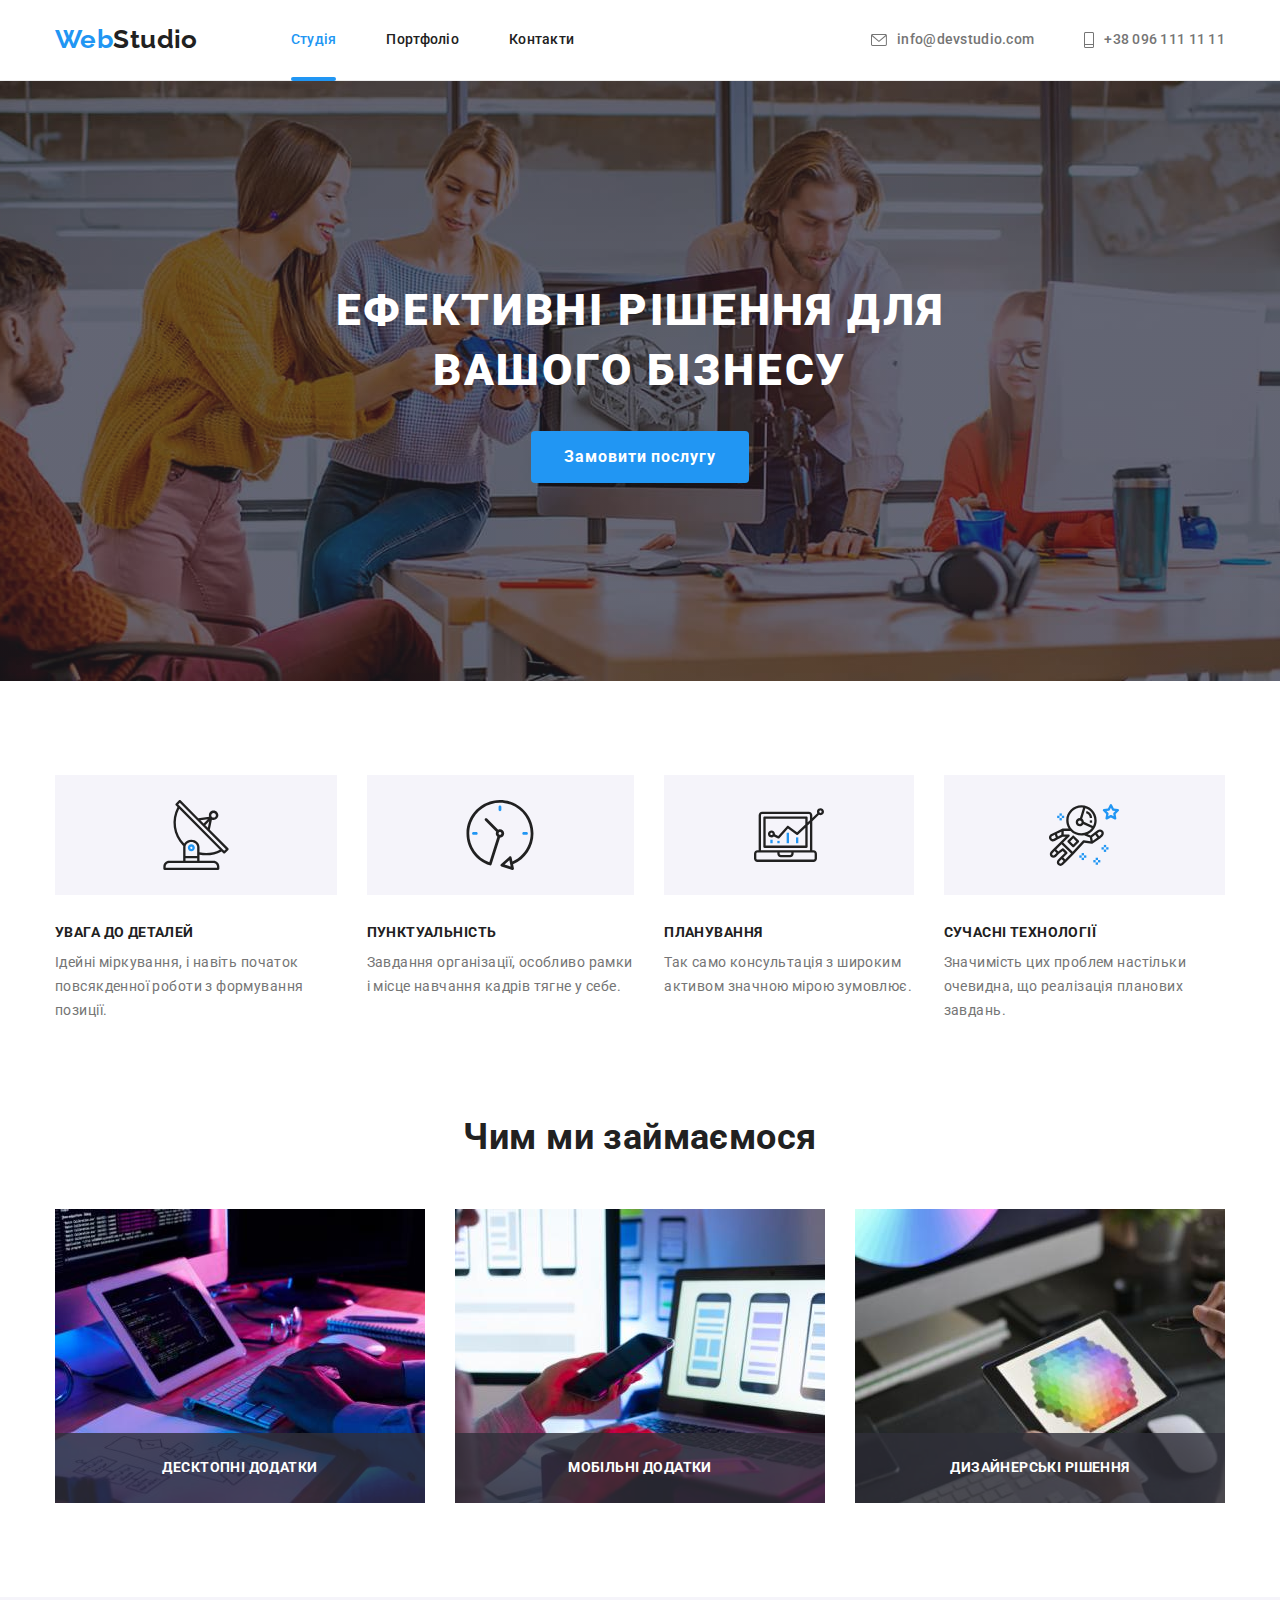
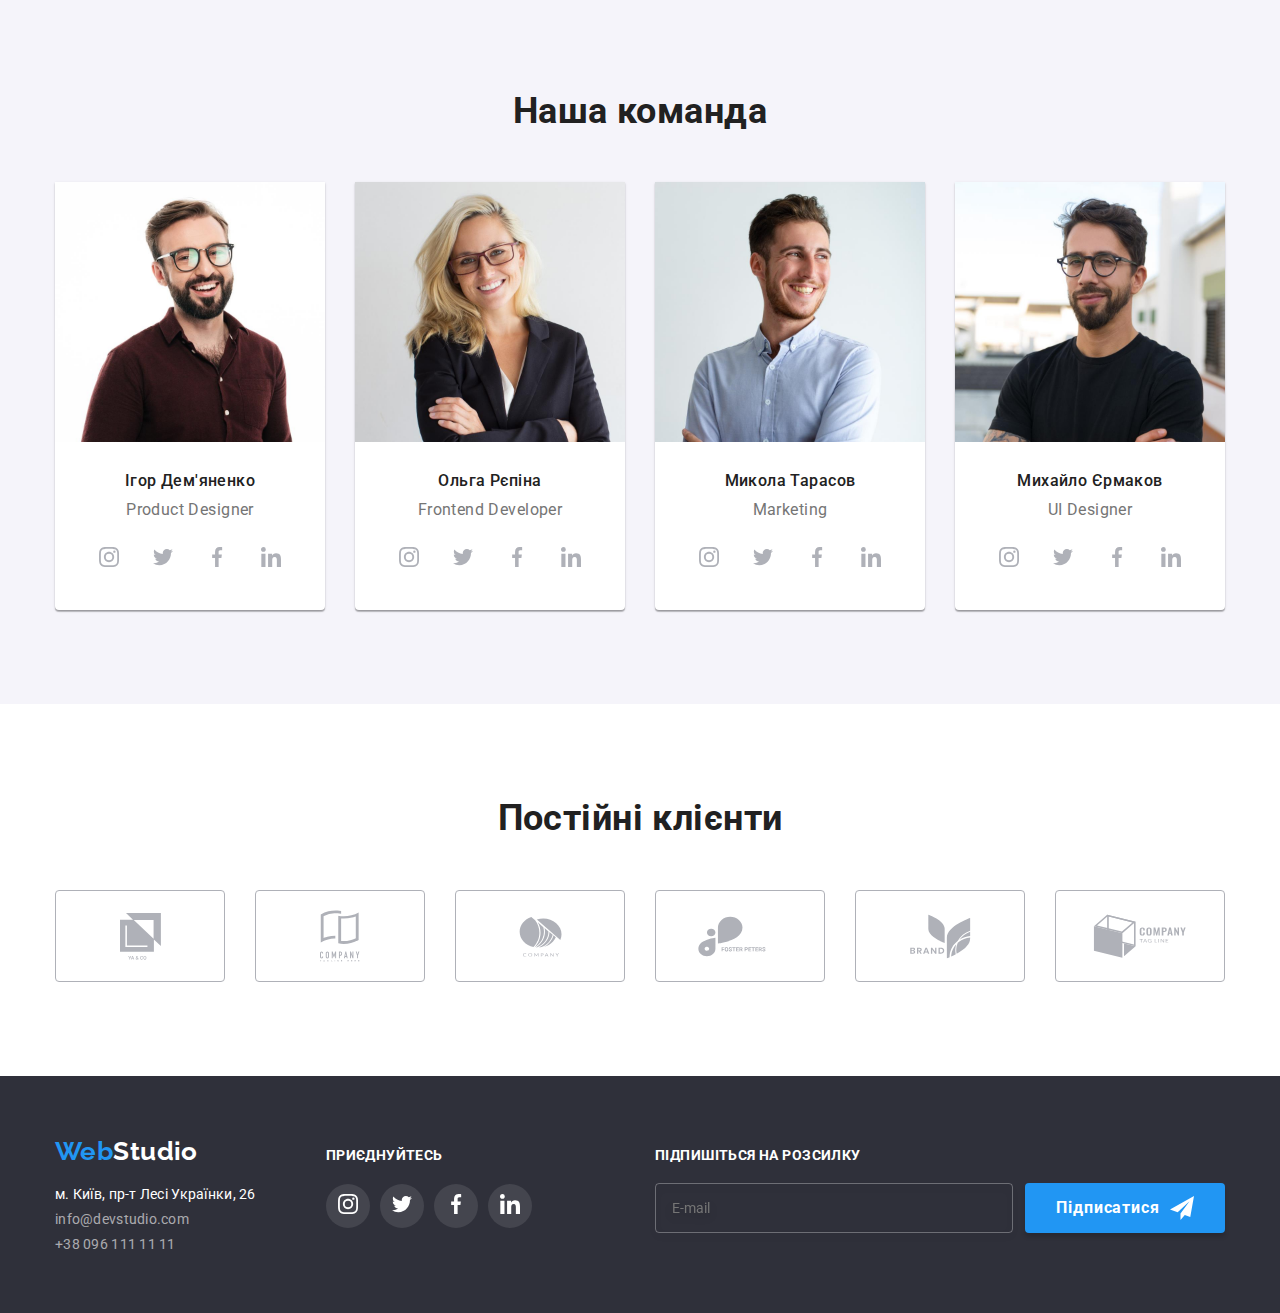
<file: index.html>
<!DOCTYPE html>
<html lang="uk">

<head>
	<meta charset="UTF-8" />
	<meta http-equiv="X-UA-Compatible" content="IE=edge" />
	<meta name="viewport" content="width=device-width, initial-scale=1.0" />
	<title>Студія</title>
	<!-- Подключаем шрифты -->
	<link rel="preconnect" href="https://fonts.googleapis.com">
	<link rel="preconnect" href="https://fonts.gstatic.com" crossorigin>
	<link
		href="https://fonts.googleapis.com/css2?family=Raleway:wght@700&family=Roboto:wght@400;500;700;900&display=swap"
		rel="stylesheet">
	<!-- Подключаем нормализатор CSS -->
	<link rel="stylesheet"
		href="https://cdnjs.cloudflare.com/ajax/libs/modern-normalize/1.1.0/modern-normalize.min.css" />
	<!-- Подключаем свой CSS -->
	<link rel="stylesheet" href="./css/styles.css" />


</head>

<body>
	<header class="header">
		<!-- add navigation -->


		<div class="container main-nav">

			<a href="./index.html" class="logo">Web<span class="logo-head">Studio</span></a>
			<nav>
				<ul class="site-nav">
					<li class="current-link current"><a href="./index.html" class="nav-item current">Студія</a></li>
					<li class="current-link"><a href="./porfolio.html" class="nav-item ">Портфоліо</a></li>
					<li class="current-link"><a href="" class="nav-item">Контакти</a></li>
				</ul>
			</nav>
			<ul class="auth-nav">
				<li class="auth-contact">
					<a href="mailto:info@devstudio.com" class="contant-link">
						<svg class="mail activation-icon" height="10" width="12">
							<use href="./images/symbol-defs.svg#icon-envelope"></use>
						</svg>info@devstudio.com</a>
				</li>
				<li class="auth-contact">
					<a href="tel:+380961111111" class="contant-link">
						<svg class="tel activation-icon" height="10" width="12">
							<use href="./images/symbol-defs.svg#icon-Vector"></use>
						</svg>
						+38 096 111 11 11
					</a>
				</li>
			</ul>

		</div>
	</header>

	<!-- main start -->

	<main>

		<!-- hero -->

		<section class="hero">
			<div class="container">

				<h1 class="hero-title">Ефективні рішення для вашого бізнесу</h1>
				<button data-modal-open class="hero-btn" type="button">Замовити послугу</button>
				<div class="backdrop is-hidden " data-modal>
					<div class="modal">

						<form class="form" name="form">
							<strong class="form-title">Залиште свої дані, ми вам передзвонимо</strong>
							<div class="form-group" role="group">
								<label class="form-label">
									<span class="form-text">Ім'я</span>
									<input class="form-input" type="text" name="user-name" autocomplete="off" required
										minlength="3" />
									<svg class="form-icon" width="18" height="18">
										<use href="./images/symbol-defs.svg#person"></use>
									</svg>
								</label>
								<label class="form-label">
									<span class="form-text">Телефон</span>
									<input class="form-input" type="tel" name="user-phone" autocomplete="off" />
									<svg class="form-icon" width="18" height="18">
										<use href="./images/symbol-defs.svg#phone"></use>
									</svg>
								</label>
								<label class="form-label">
									<span class="form-text">Пошта</span>
									<input class="form-input" type="email" name="user-email" autocomplete="off" />
									<svg class="form-icon" width="18" height="18">
										<use href="./images/symbol-defs.svg#email"></use>
									</svg>
								</label>
								<label class="form-label text-area">
									<span class="form-text">Коментар</span>
									<textarea class="form-message" name="message" rows="5"
										placeholder="Введіть текст"></textarea>
								</label>
								<label class="form-agreement">
									<input class="form-checkbox hide-text" type="checkbox" name="checkbox" />
									<span class="custom-checkbox"></span>
									<span class="form-agreement-text">Погоджуюся з розсилкою та приймаю
										<a class="form-link" href="">Умови договору</a></span>
								</label>
								<button class="form-btn" type="submit">Відправити</button>
							</div>
						</form>


						<button data-modal-close class="close-btn">
							<svg class="close-btn-icon" width="18" height="18">
								<use href="./images/symbol-defs.svg#icon-modal-close"></use>
							</svg>
						</button>
					</div>
				</div>
			</div>
		</section>

		<!-- adv -->

		<section class="advantages section">
			<div class="container advantages">

				<h2 class="hide-text">Переваги</h2>

				<ul class="advantages-list">
					<li class="advantages-list-item">
						<h3 class="advantages-sub-title details">УВАГА ДО ДЕТАЛЕЙ
						</h3>
						<p class="advantages-text">Ідейні міркування, і навіть початок повсякденної роботи з формування
							позиції.
						</p>
					</li>
					<li class="advantages-list-item">
						<h3 class="advantages-sub-title punctuality">ПУНКТУАЛЬНІСТЬ</h3>
						<p class="advantages-text">Завдання організації, особливо рамки і місце навчання кадрів тягне у
							себе.
						</p>
					</li>
					<li class="advantages-list-item">
						<h3 class="advantages-sub-title planning">ПЛАНУВАННЯ</h3>
						<p class="advantages-text">Так само консультація з широким активом значною мірою зумовлює.
						</p>
					</li>
					<li class="advantages-list-item">
						<h3 class="advantages-sub-title technology">СУЧАСНІ ТЕХНОЛОГІЇ
						</h3>
						<p class="advantages-text">Значимість цих проблем настільки очевидна, що реалізація планових
							завдань.
						</p>
					</li>
				</ul>
			</div>
		</section>


		<!-- work -->
		<section class="section work">
			<div class="container ">

				<h2 class="title-h2">Чим ми займаємося</h2>
				<ul class="work-list work">
					<li class="work-item"><img src="./images/img1.jpg" alt="img1" width="370">
						<p class="work-description">
							Десктопні додатки
						</p>
					</li>
					<li class="work-item"><img src="./images/img2.jpg" alt="img2" width="370">
						<p class="work-description">Мобільні додатки</p>
					</li>
					<li class="work-item"><img src="./images/img3.jpg" alt="img3" width="370">
						<p class="work-description">
							Дизайнерські рішення
						</p>
					</li>

				</ul>
			</div>
		</section>

		<!-- team -->
		<section class="team section">
			<div class="container">
				<h2 class="title-h2 team-title">Наша команда</h2>
				<ul class="team-list">
					<li class="team-list-item">
						<img src="./images/team/igor.jpg" alt="Ігор Дем'яненко" width="270" class="team-img">
						<h3 class="team-sub-title">Ігор Дем'яненко</h3>
						<p class="team-text">Product Designer</p>
						<ul class="social">
							<li class="social-item ">
								<a class="social-link" href="" target="_blank" rel="noopener no refferer"
									aria-label="instagram">
									<svg class="social-icon" height="20" width="20">
										<use href="./images/symbol-defs.svg#icon-instagram"></use>
									</svg>
								</a>
							</li>
							<li class="social-item ">
								<a class="social-link" href="" target="_blank" rel="noopener no refferer"
									aria-label="twitter">
									<svg class="social-icon" height="20" width="20">
										<use href="./images/symbol-defs.svg#icon-twitter"></use>
									</svg>
								</a>
							</li>
							<li class="social-item ">
								<a class="social-link" href="" target="_blank" rel="noopener no refferer"
									aria-label="facebook">
									<svg class="social-icon" height="20" width="20">
										<use href="./images/symbol-defs.svg#icon-facebook"></use>
									</svg>
								</a>
							</li>
							<li class="social-item ">
								<a class="social-link" href="" target="_blank" rel="noopener no refferer"
									aria-label="linkedin">
									<svg class="social-icon" height="20" width="20">
										<use href="./images/symbol-defs.svg#icon-linkedin"></use>
									</svg>
								</a>
							</li>
						</ul>


					</li>

					<li class="team-list-item">
						<img src="./images/team/olga.jpg" alt="Ольга Рєпіна" width="270" class="team-img">
						<h3 class="team-sub-title">Ольга Рєпіна</h3>
						<p class="team-text">Frontend Developer</p>
						<ul class="social">
							<li class="social-item ">
								<a class="social-link" href="" target="_blank" rel="noopener no refferer"
									aria-label="instagram">
									<svg class="social-icon" height="20" width="20">
										<use href="./images/symbol-defs.svg#icon-instagram"></use>
									</svg>
								</a>
							</li>
							<li class="social-item ">
								<a class="social-link" href="" target="_blank" rel="noopener no refferer"
									aria-label="twitter">
									<svg class="social-icon" height="20" width="20">
										<use href="./images/symbol-defs.svg#icon-twitter"></use>
									</svg>
								</a>
							</li>
							<li class="social-item ">
								<a class="social-link" href="" target="_blank" rel="noopener no refferer"
									aria-label="facebook">
									<svg class="social-icon" height="20" width="20">
										<use href="./images/symbol-defs.svg#icon-facebook"></use>
									</svg>
								</a>
							</li>
							<li class="social-item ">
								<a class="social-link" href="" target="_blank" rel="noopener no refferer"
									aria-label="linkedin">
									<svg class="social-icon" height="20" width="20">
										<use href="./images/symbol-defs.svg#icon-linkedin"></use>
									</svg>
								</a>
							</li>
						</ul>
					</li>
					<li class="team-list-item">
						<img src="./images/team/nikola.jpg" alt="Микола Тарасов" width="270" class="team-img">
						<h3 class="team-sub-title">Микола Тарасов</h3>
						<p class="team-text">Marketing</p>
						<ul class="social">
							<li class="social-item ">
								<a class="social-link" href="" target="_blank" rel="noopener no refferer"
									aria-label="instagram">
									<svg class="social-icon" height="20" width="20">
										<use href="./images/symbol-defs.svg#icon-instagram"></use>
									</svg>
								</a>
							</li>
							<li class="social-item ">
								<a class="social-link" href="" target="_blank" rel="noopener no refferer"
									aria-label="twitter">
									<svg class="social-icon" height="20" width="20">
										<use href="./images/symbol-defs.svg#icon-twitter"></use>
									</svg>
								</a>
							</li>
							<li class="social-item ">
								<a class="social-link" href="" target="_blank" rel="noopener no refferer"
									aria-label="facebook">
									<svg class="social-icon" height="20" width="20">
										<use href="./images/symbol-defs.svg#icon-facebook"></use>
									</svg>
								</a>
							</li>
							<li class="social-item ">
								<a class="social-link" href="" target="_blank" rel="noopener no refferer"
									aria-label="linkedin">
									<svg class="social-icon" height="20" width="20">
										<use href="./images/symbol-defs.svg#icon-linkedin"></use>
									</svg>
								</a>
							</li>
						</ul>
					</li>
					<li class="team-list-item">
						<img src="./images/team/mihail.jpg" alt="Михайло Єрмаков" width="270" class="team-img">
						<h3 class="team-sub-title">Михайло Єрмаков</h3>
						<p class="team-text">UI Designer</p>
						<ul class="social">
							<li class="social-item ">
								<a class="social-link" href="" target="_blank" rel="noopener no refferer"
									aria-label="instagram">
									<svg class="social-icon" height="20" width="20">
										<use href="./images/symbol-defs.svg#icon-instagram"></use>
									</svg>
								</a>
							</li>
							<li class="social-item ">
								<a class="social-link" href="" target="_blank" rel="noopener no refferer"
									aria-label="twitter">
									<svg class="social-icon" height="20" width="20">
										<use href="./images/symbol-defs.svg#icon-twitter"></use>
									</svg>
								</a>
							</li>
							<li class="social-item ">
								<a class="social-link" href="" target="_blank" rel="noopener no refferer"
									aria-label="facebook">
									<svg class="social-icon" height="20" width="20">
										<use href="./images/symbol-defs.svg#icon-facebook"></use>
									</svg>
								</a>
							</li>
							<li class="social-item ">
								<a class="social-link" href="" target="_blank" rel="noopener no refferer"
									aria-label="linkedin">
									<svg class="social-icon" height="20" width="20">
										<use href="./images/symbol-defs.svg#icon-linkedin"></use>
									</svg>
								</a>
							</li>
						</ul>
					</li>
				</ul>
			</div>
		</section>
		<section class="client section">
			<div class="container">
				<h2 class="client__title">Постійні клієнти</h2>
				<ul class="client__list">
					<li class="client__item">
						<a class="client__link" href="" target="_blank" rel="noopener no refferer"
							aria-label="icon-group">
							<svg class="client__icon" height="47" width="41">
								<use href="./images/symbol-defs.svg#icon-group"></use>
							</svg>
						</a>
					</li>

					<li class="client__item">
						<a class="client__link" href="" target="_blank" rel="noopener no refferer"
							aria-label="icon-group">
							<svg class="client__icon" height="52" width="40">
								<use href="./images/symbol-defs.svg#icon-group-1"></use>
							</svg>
						</a>
					</li>

					<li class="client__item">
						<a class="client__link" href="" target="_blank" rel="noopener no refferer"
							aria-label="icon-group">
							<svg class="client__icon" height="41" width="43">
								<use href="./images/symbol-defs.svg#icon-group-2"></use>
							</svg>
						</a>
					</li>

					<li class="client__item">
						<a class="client__link" href="" target="_blank" rel="noopener no refferer"
							aria-label="icon-group">
							<svg class="client__icon" height="41" width="84">
								<use href="./images/symbol-defs.svg#icon-group-3"></use>
							</svg>
						</a>
					</li>

					<li class="client__item">
						<a class="client__link" href="" target="_blank" rel="noopener no refferer"
							aria-label="icon-group">
							<svg class="client__icon" height="45" width="63">
								<use href="./images/symbol-defs.svg#icon-group-4"></use>
							</svg>
						</a>
					</li>

					<li class="client__item">
						<a class="client__link" href="" target="_blank" rel="noopener no refferer"
							aria-label="icon-group">
							<svg class="client__icon" height="44" width="94">
								<use href="./images/symbol-defs.svg#icon-group-5"></use>
							</svg>
						</a>
					</li>
				</ul>
			</div>
		</section>

	</main>

	<!-- footer -->

	<footer class="footer">
		<div class="container footer-position">
			<div>
				<a href="" class="logo-footer-start">Web<span class="logo-footer-end">Studio</span></a>
				<address class="font-style">
					<ul>
						<li class="adress-color item-footer">м. Київ, пр-т Лесі Українки, 26</li>
						<li class="item-footer"><a href="mailto:info@devstudio.com">info@devstudio.com</a>

						</li>
						<li class="item-footer"><a href="tel:+380961111111">+38 096 111 11 11</a></li>
					</ul>
				</address>
			</div>
			<div class="footer-social">
				<p class="footer-social-titile">приєднуйтесь</p>
				<ul class="footer-social-list">
					<li class="footer-social-item ">
						<a class="footer-social-link" href="" target="_blank" rel="noopener no refferer"
							aria-label="instagram">
							<svg class="social-icon" height="20" width="20">
								<use href="./images/symbol-defs.svg#icon-instagram"></use>
							</svg>
						</a>
					</li>
					<li class="footer-social-item ">
						<a class="footer-social-link" href="" target="_blank" rel="noopener no refferer"
							aria-label="twitter">
							<svg class="social-icon" height="20" width="20">
								<use href="./images/symbol-defs.svg#icon-twitter"></use>
							</svg>
						</a>
					</li>
					<li class="footer-social-item ">
						<a class="footer-social-link" href="" target="_blank" rel="noopener no refferer"
							aria-label="facebook">
							<svg class="social-icon" height="20" width="20">
								<use href="./images/symbol-defs.svg#icon-facebook"></use>
							</svg>
						</a>
					</li>
					<li class="footer-social-item ">
						<a class="footer-social-link" href="" target="_blank" rel="noopener no refferer"
							aria-label="linkedin">
							<svg class="social-icon" height="20" width="20">
								<use href="./images/symbol-defs.svg#icon-linkedin"></use>
							</svg>
						</a>
					</li>
				</ul>
			</div>
			<div class="footer-invite">
				<form class="invite-form">
					<p class="ivnite-title">Підпишіться на розсилку</p>

					<div class="invite-section">
						<input class="invite-input" type="email" name="invite-mail" placeholder="E-mail">
						<button class="invite-btn" type="submit">Підписатися</button>
					</div>
				</form>
			</div>
		</div>



	</footer>

	<script src="./js/modal.js"></script>
</body>
</file>
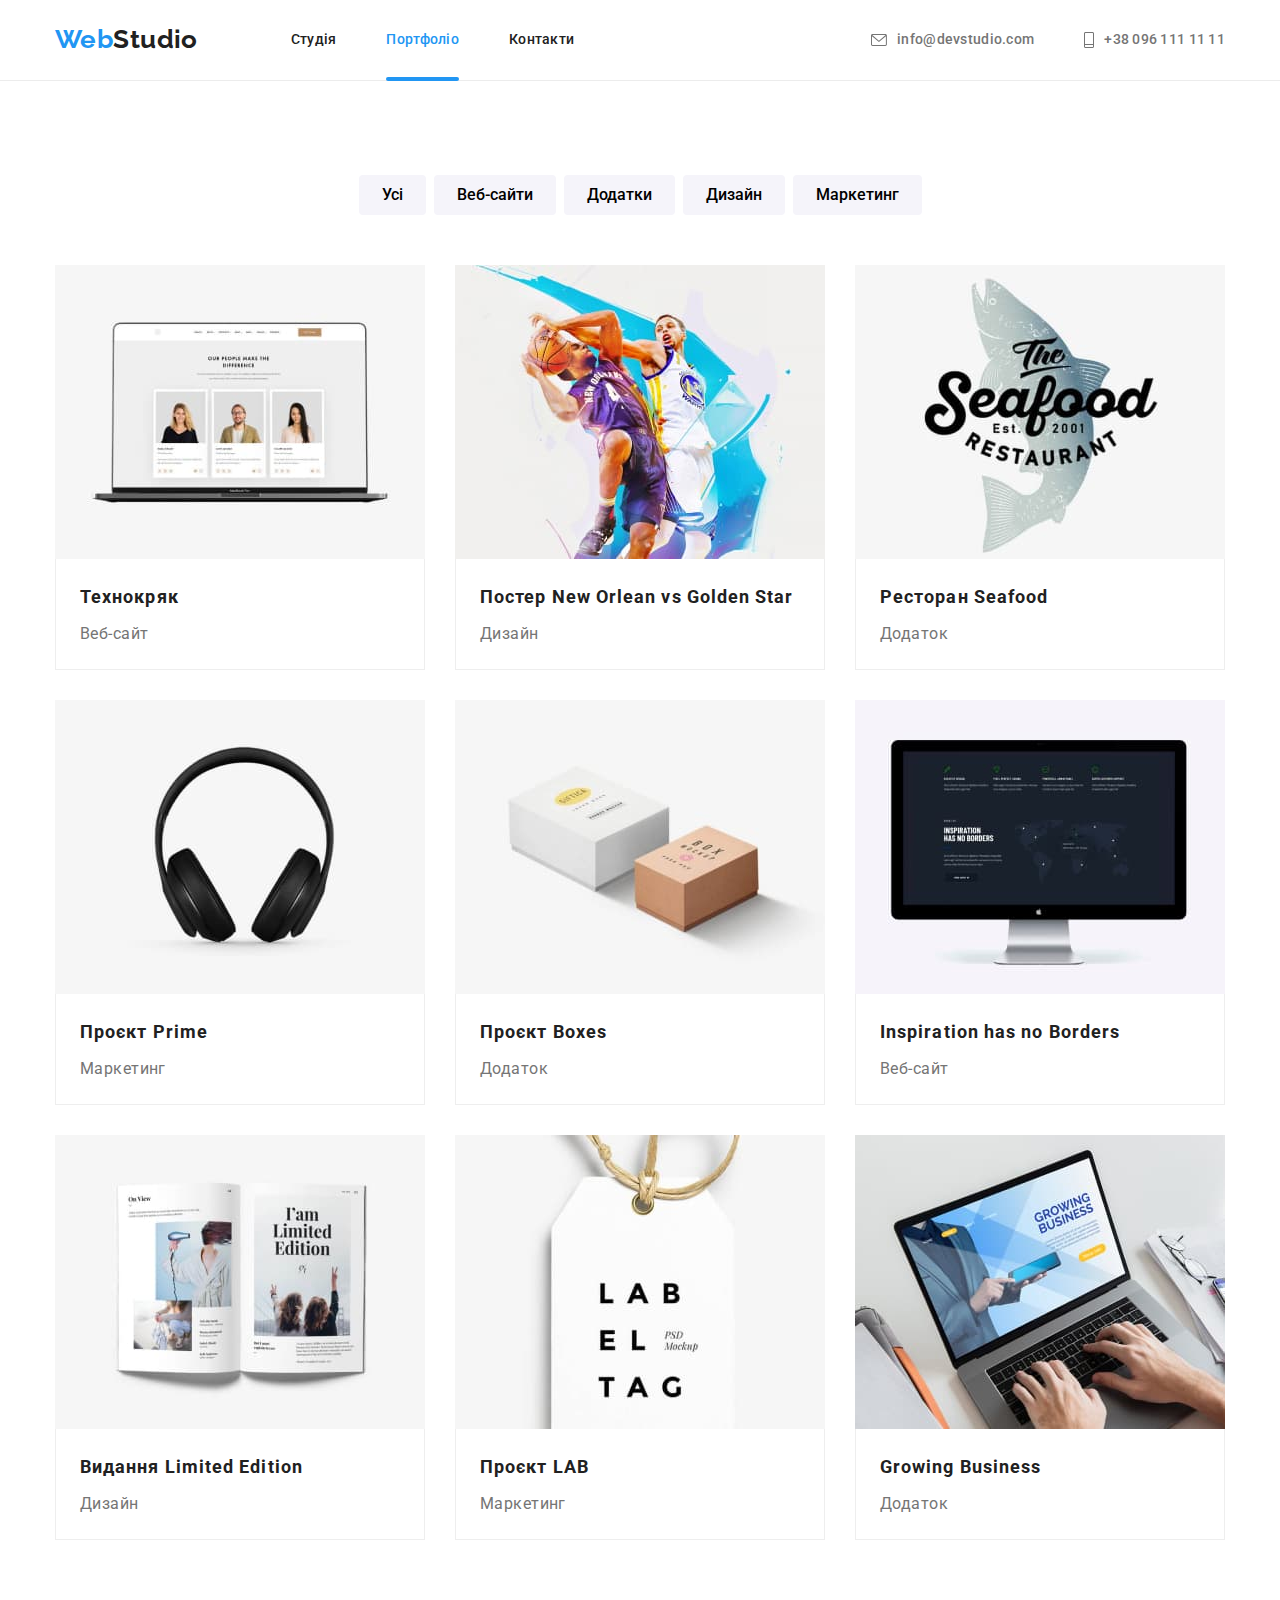
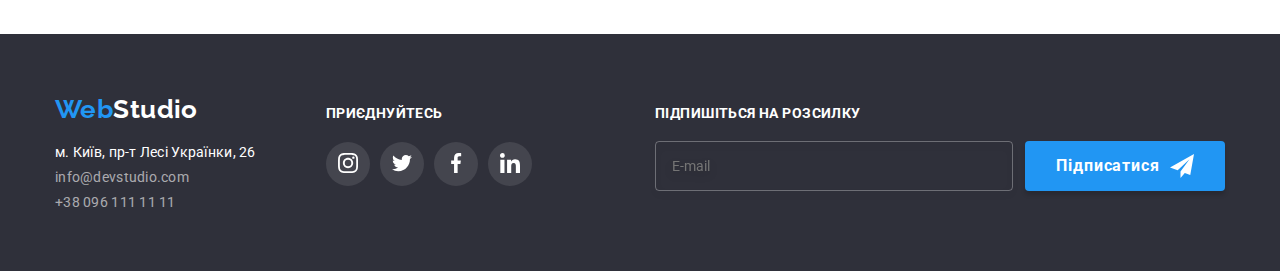
<file: porfolio.html>
<!DOCTYPE html>
<html lang="uk">

<head>
    <meta charset="UTF-8" />
    <meta http-equiv="X-UA-Compatible" content="IE=edge" />
    <meta name="viewport" content="width=device-width, initial-scale=1.0" />
    <title>Студія</title>
    <!-- Подключаем шрифты -->
    <link rel="preconnect" href="https://fonts.googleapis.com">
    <link rel="preconnect" href="https://fonts.gstatic.com" crossorigin>
    <link
        href="https://fonts.googleapis.com/css2?family=Raleway:wght@700&family=Roboto:wght@400;500;700;900&display=swap"
        rel="stylesheet">
    <!-- Подключаем нормализатор CSS -->
    <link rel="stylesheet"
        href="https://cdnjs.cloudflare.com/ajax/libs/modern-normalize/1.1.0/modern-normalize.min.css" />
    <!-- Подключаем свой CSS -->
    <link rel="stylesheet" href="./css/styles.css" />
</head>

<body>
    <header class="header">
        <!-- add navigation -->


        <div class="container main-nav">

            <a href="./index.html" class="logo">Web<span class="logo-head">Studio</span></a>
            <nav>
                <ul class="site-nav">
                    <li class="current-link"><a href="./index.html" class="nav-item ">Студія</a></li>
                    <li class="current-link current"><a href="./porfolio.html" class="nav-item current ">Портфоліо</a>
                    </li>
                    <li class="current-link"><a href="" class="nav-item">Контакти</a></li>
                </ul>
            </nav>
            <ul class="auth-nav">
                <li class="auth-contact">
                    <a href="mailto:info@devstudio.com" class="contant-link">
                        <svg class="mail activation-icon" height="10" width="12">
                            <use href="./images/symbol-defs.svg#icon-envelope"></use>
                        </svg>info@devstudio.com</a>
                </li>
                <li class="auth-contact">
                    <a href="tel:+380961111111" class="contant-link">
                        <svg class="tel activation-icon" height="10" width="12">
                            <use href="./images/symbol-defs.svg#icon-Vector"></use>
                        </svg>
                        +38 096 111 11 11
                    </a>
                </li>
            </ul>

        </div>
    </header>

    <!-- main start -->

    <main>
        <section class="section">
            <div class="container">
                <!-- hide css -->
                <h1 class="hide-text ">Нашi роботи</h1>

                <!-- sub-menu -->
                <ul class="filter-list">
                    <li><button class="button">Усі</button></li>
                    <li><button class="button">Веб-сайти</button></li>
                    <li><button class="button">Додатки</button></li>
                    <li><button class="button">Дизайн</button></li>
                    <li><button class="button">Маркетинг</button></li>
                </ul>

                <!-- cards -->

                <ul class="cards">
                    <li class="cards-item">
                        <a href="" class="cards-link">
                            <div class="cards-thumb">
                                <img src="./images/portfolio/img1.jpg" alt="img1" width="370">
                                <div class="overlay">
                                    <p class="cards-description"> Ресурс пропонує комплексні пропозиції з різним рівнем
                                        функціоналу та сервісів.
                                        Все це дозволить відвідувачу отримати
                                        вичерпні відомості про компанію чи приватну особу</p>
                                </div>
                            </div>
                            <div class="cards-border">
                                <h2 class="card-item-title">Технокряк</h2>
                                <p class="card-item-text">Веб-сайт</p>

                            </div>
                        </a>

                    </li>
                    <li class="cards-item">
                        <a href="" class="cards-link">
                            <div class="cards-thumb">
                                <img src="./images/portfolio/img2.jpg" alt="img2" width="370">
                                <div class="overlay">
                                    <p class="cards-description"> Ресурс пропонує комплексні пропозиції з різним рівнем
                                        функціоналу та сервісів.
                                        Все це дозволить відвідувачу отримати
                                        вичерпні відомості про компанію чи приватну особу</p>
                                </div>
                            </div>
                            <div class="cards-border">
                                <h2 class="card-item-title">Постер New Orlean vs Golden Star</h2>
                                <p class="card-item-text">Дизайн</p>
                            </div>

                        </a>

                    </li>
                    <li class="cards-item">
                        <a href="" class="cards-link">
                            <div class="cards-thumb">

                                <img src="./images/portfolio/img3.jpg" alt="img3" width="370">
                                <div class="overlay">
                                    <p class="cards-description"> Ресурс пропонує комплексні пропозиції з різним рівнем
                                        функціоналу та сервісів.
                                        Все це дозволить відвідувачу отримати
                                        вичерпні відомості про компанію чи приватну особу</p>
                                </div>

                            </div>
                            <div class="cards-border">
                                <h2 class="card-item-title">Ресторан Seafood</h2>
                                <p class="card-item-text">Додаток</p>
                            </div>
                        </a>

                    </li>
                    <li class="cards-item">
                        <a href="" class="cards-link">
                            <div class="cards-thumb">
                                <img src="./images/portfolio/img4.jpg" alt="img4" width="370">

                                <div class="overlay">
                                    <p class="cards-description"> Ресурс пропонує комплексні пропозиції з різним рівнем
                                        функціоналу та сервісів.
                                        Все це дозволить відвідувачу отримати
                                        вичерпні відомості про компанію чи приватну особу</p>
                                </div>

                            </div>
                            <div class="cards-border">
                                <h2 class="card-item-title">Проєкт Prime</h2>
                                <p class="card-item-text">Маркетинг
                                </p>
                            </div>
                        </a>
                    </li>
                    <li class="cards-item">
                        <a href="" class="cards-link">
                            <div class="cards-thumb">
                                <img src="./images/portfolio/img5.jpg" alt="img5" width="370">

                                <div class="overlay">
                                    <p class="cards-description"> Ресурс пропонує комплексні пропозиції з різним рівнем
                                        функціоналу та сервісів.
                                        Все це дозволить відвідувачу отримати
                                        вичерпні відомості про компанію чи приватну особу</p>
                                </div>
                            </div>
                            <div class="cards-border">
                                <h2 class="card-item-title">Проєкт Boxes</h2>
                                <p class="card-item-text">Додаток</p>
                            </div>
                        </a>

                    </li>
                    <li class="cards-item">
                        <a href="" class="cards-link">
                            <div class="cards-thumb">
                                <img src="./images/portfolio/img6.jpg" alt="img6" width="370">

                                <div class="overlay">
                                    <p class="cards-description"> Ресурс пропонує комплексні пропозиції з різним рівнем
                                        функціоналу та сервісів.
                                        Все це дозволить відвідувачу отримати
                                        вичерпні відомості про компанію чи приватну особу</p>
                                </div>
                            </div>

                            <div class="cards-border">
                                <h2 class="card-item-title">Inspiration has no Borders</h2>
                                <p class="card-item-text">Веб-сайт</p>
                            </div>
                        </a>

                    </li>
                    <li class="cards-item">
                        <a href="" class="cards-link">
                            <div class="cards-thumb">
                                <img src="./images/portfolio/img7.jpg" alt="img7" width="370">
                                <div class="overlay">
                                    <p class="cards-description"> Ресурс пропонує комплексні пропозиції з різним рівнем
                                        функціоналу та сервісів.
                                        Все це дозволить відвідувачу отримати
                                        вичерпні відомості про компанію чи приватну особу</p>
                                </div>
                            </div>

                            <div class="cards-border">
                                <h2 class="card-item-title">Видання Limited Edition</h2>
                                <p class="card-item-text">Дизайн</p>
                            </div>
                        </a>

                    </li>
                    <li class="cards-item">
                        <a href="" class="cards-link">
                            <div class="cards-thumb">

                                <img src="./images/portfolio/img8.jpg" alt="img8" width="370">
                                <div class="overlay">
                                    <p class="cards-description"> Ресурс пропонує комплексні пропозиції з різним рівнем
                                        функціоналу та сервісів.
                                        Все це дозволить відвідувачу отримати
                                        вичерпні відомості про компанію чи приватну особу</p>
                                </div>
                            </div>
                            <div class="cards-border">
                                <h2 class="card-item-title">Проєкт LAB</h2>
                                <p class="card-item-text">Маркетинг
                                </p>
                            </div>
                        </a>

                    </li>
                    <li class="cards-item">
                        <a href="" class="cards-link">

                            <div class="cards-thumb">
                                <img src="./images/portfolio/img9.jpg" alt="img9" width="370">

                                <div class="overlay">
                                    <p class="cards-description"> Ресурс пропонує комплексні пропозиції з різним рівнем
                                        функціоналу та сервісів.
                                        Все це дозволить відвідувачу отримати
                                        вичерпні відомості про компанію чи приватну особу</p>
                                </div>
                            </div>
                            <div class="cards-border">
                                <h2 class="card-item-title">Growing Business</h2>
                                <p class="card-item-text">Додаток</p>
                            </div>
                        </a>

                    </li>
                </ul>
            </div>
        </section>



    </main>

    <!-- footer -->
    <footer class="footer">
        <div class="container footer-position">
            <div>
                <a href="" class="logo-footer-start">Web<span class="logo-footer-end">Studio</span></a>
                <address class="font-style">
                    <ul>
                        <li class="adress-color item-footer">м. Київ, пр-т Лесі Українки, 26</li>
                        <li class="item-footer"><a href="mailto:info@devstudio.com">info@devstudio.com</a>

                        </li>
                        <li class="item-footer"><a href="tel:+380961111111">+38 096 111 11 11</a></li>
                    </ul>
                </address>
            </div>
            <div class="footer-social">
                <p class="footer-social-titile">приєднуйтесь</p>
                <ul class="footer-social-list">
                    <li class="footer-social-item ">
                        <a class="footer-social-link" href="" target="_blank" rel="noopener no refferer"
                            aria-label="instagram">
                            <svg class="social-icon" height="20" width="20">
                                <use href="./images/symbol-defs.svg#icon-instagram"></use>
                            </svg>
                        </a>
                    </li>
                    <li class="footer-social-item ">
                        <a class="footer-social-link" href="" target="_blank" rel="noopener no refferer"
                            aria-label="twitter">
                            <svg class="social-icon" height="20" width="20">
                                <use href="./images/symbol-defs.svg#icon-twitter"></use>
                            </svg>
                        </a>
                    </li>
                    <li class="footer-social-item ">
                        <a class="footer-social-link" href="" target="_blank" rel="noopener no refferer"
                            aria-label="facebook">
                            <svg class="social-icon" height="20" width="20">
                                <use href="./images/symbol-defs.svg#icon-facebook"></use>
                            </svg>
                        </a>
                    </li>
                    <li class="footer-social-item ">
                        <a class="footer-social-link" href="" target="_blank" rel="noopener no refferer"
                            aria-label="linkedin">
                            <svg class="social-icon" height="20" width="20">
                                <use href="./images/symbol-defs.svg#icon-linkedin"></use>
                            </svg>
                        </a>
                    </li>
                </ul>
            </div>
            <div class="footer-invite">
                <form class="invite-form">
                    <p class="ivnite-title">Підпишіться на розсилку</p>

                    <div class="invite-section">
                        <input class="invite-input" type="email" name="invite-mail" placeholder="E-mail">
                        <button class="invite-btn" type="submit">Підписатися</button>
                    </div>
                </form>
            </div>
        </div>



    </footer>



</body>
</file>
<file: css/styles.css>
/* custom properties */
:root {
  --primary-text-color: #212121;
  --secondary-text-color: #757575;
  --activation-color: #2196f3;
  --activation-color-rgba90: rgba(33, 150, 243, 0.9);
  --white-text-color: #ffffff;
  --white-bcg-color: #ffffff;
  --secondary-background-color: #f5f4fa;
  --footer-color-bg: #2f303a;
  --block-spacing: 94px;
  --social-icon-color: #afb1b8;
}
/* utilities */
ul {
  list-style: none;
}
h1,
h2,
h3,
ul,
p {
  padding: 0;
  margin: 0;
}
a {
  text-decoration: none;
  color: currentColor;
}
img {
  display: block;
  max-width: 100%;
  height: auto;
}
.hide-text {
  position: absolute;
  width: 1px;
  height: 1px;
  margin: -1px;
  border: 0;
  padding: 0;
  white-space: nowrap;
  clip-path: inset(100%);
  clip: rect(0 0 0 0);
  overflow: hidden;
}

/* page */
body {
  color: var(--primary-text-color);
  background-color: rgba(255, 255, 255, 1);
  font-family: Roboto, sans-serif;
  font-size: 14px;
  font-style: normal;
  letter-spacing: 0.03em;
}

/* container */
.header {
  border-bottom: 1px solid #ececec;
}
.section {
  padding-top: 94px;
  padding-bottom: 94px;
}
.container {
  width: 1200px;
  margin-left: auto;
  margin-right: auto;
  padding-left: 15px;
  padding-right: 15px;
}
/* main navi */
.main-nav {
  display: flex;
}
/* logo */
.logo {
  display: block;
  color: var(--activation-color);
  text-decoration: none;
  font-family: "Raleway";
  font-weight: 700;
  font-size: 26px;
  line-height: 1.19;

  padding-top: 24px;
  margin-right: 93px;
}

.logo-head {
  color: rgba(33, 33, 33, 1);
}
.nav-item {
  position: relative;
  display: block;
  color: var(--primary-text-color);
  font-weight: 500;
  font-size: 14px;
  line-height: 1.14;
  letter-spacing: 0.02em;

  padding-top: 32px;
  padding-bottom: 32px;
  transition-property: color;
  transition-duration: 250ms;
  transition-timing-function: cubic-bezier(0.4, 0, 0.2, 1);
}

.nav-item:hover,
.nav-item:focus {
  color: var(--activation-color);
}
.current {
  color: var(--activation-color);
}

.site-nav {
  display: flex;
  gap: 50px;
}
.current-link {
  position: relative;
}

.current.current-link::after {
  position: absolute;
  content: "";
  display: block;
  left: 0;
  bottom: -1.5%;
  width: 100%;
  height: 4px;
  background-color: var(--activation-color);
  border-radius: 2px;
}

.main-nav nav {
  margin-right: auto;
}

/* auth-nav */
.auth-nav {
  display: flex;
  gap: 50px;
}
.auth-contact {
  color: var(--secondary-text-color);
  font-weight: 500;
  font-size: 14px;
  line-height: 1.14;
  letter-spacing: 0.02em;

  padding-top: 32px;
  padding-bottom: 32px;
}
.contant-link {
  display: flex;
  align-items: center;
  transition-property: color;
  transition-duration: 250ms;
  transition-timing-function: cubic-bezier(0.4, 0, 0.2, 1);
}

.contant-link:hover,
.contant-link:focus {
  color: var(--activation-color);
}

.auth-nav .mail {
  margin-right: 10px;
  width: 16px;
  height: 12px;
  fill: var(--secondary-text-color);
  transition-property: fill;
  transition-duration: 250ms;
  transition-timing-function: cubic-bezier(0.4, 0, 0.2, 1);
}
.auth-nav .tel {
  margin-right: 10px;
  width: 10px;
  height: 16px;
  fill: var(--secondary-text-color);
  transition-property: fill;
  transition-duration: 250ms;
  transition-timing-function: cubic-bezier(0.4, 0, 0.2, 1);
}
.contant-link:hover .activation-icon,
.contant-link:focus .activation-icon {
  fill: var(--activation-color);
}
/*=============================================
=            HERO            =
=============================================*/

.hero {
  text-align: center;
  max-width: 1600px;
  height: 600px;

  padding-top: 200px;
  padding-bottom: 200px;
  margin-left: auto;
  margin-right: auto;

  background-color: #c4c4c4;
  background-image: linear-gradient(
      to right,
      rgba(47, 48, 58, 0.4),
      rgba(47, 48, 58, 0.4)
    ),
    url(../images/Img.jpg);
  background-repeat: no-repeat;
  background-position: center;
  background-size: cover;
}

.hero-title {
  color: var(--white-text-color);
  font-weight: 900;
  font-size: 44px;
  line-height: 1.36;
  letter-spacing: 0.06em;
  text-transform: uppercase;

  width: 696px;
  margin-left: auto;
  margin-right: auto;

  margin-bottom: 30px;
}
.hero-btn {
  display: flex;
  color: var(--white-text-color);
  background-color: var(--activation-color);
  cursor: pointer;
  font-weight: 700;
  font-size: 16px;
  line-height: 1.87;
  letter-spacing: 0.06em;

  margin-left: auto;
  margin-right: auto;

  padding: 10px 32px;
  min-width: 216px;

  border: 1px solid transparent;
  border-radius: 4px;

  /* box-shadow: 0px 4px 4px rgba(0, 0, 0, 0.15); */
}

/*=====  End of Hero  ======*/

/*=============================================
=            Advantages            =
=============================================*/

.advantages-list {
  display: flex;
  gap: 30px;
}

.advantages-sub-title::before {
  content: "";
  display: block;

  height: 120px;
  background-color: var(--secondary-background-color);

  background-repeat: no-repeat;
  background-position: center;

  margin-bottom: 30px;
}
.advantages-sub-title.details::before {
  background-image: url(../images/icon/antenna.svg);
}
.advantages-sub-title.punctuality::before {
  background-image: url(../images/icon/clock.svg);
}
.advantages-sub-title.planning::before {
  background-image: url(../images/icon/diagram.svg);
}
.advantages-sub-title.technology::before {
  background-image: url(../images/icon/astronaut.svg);
}

.advantages-sub-title {
  font-weight: 700;
  font-size: 14px;
  line-height: 1.14;
  text-transform: uppercase;
  margin-bottom: 10px;
}
/* adv-text пропадает контент ???? */
.advantages-text {
  color: var(--secondary-text-color);
  line-height: 1.71;
  font-weight: normal;
}

/*=====  End of advantages  ======*/

/*=============================================
=            Work            =
=============================================*/

.section.work {
  padding-top: 0;
}

.title-h2 {
  font-weight: 700;
  font-size: 36px;
  line-height: 1.16;
  text-align: center;

  margin-bottom: 50px;
}
.work-list {
  display: flex;
  gap: 30px;
}

.work-item {
  position: relative;
  padding: 27px, 113px;
}
.work-description {
  position: absolute;
  left: 0px;
  bottom: 0px;

  display: flex;
  justify-content: center;
  align-items: center;

  width: 100%;
  height: 70px;

  font-weight: 700;
  font-size: 14px;
  line-height: 1.15;
  text-transform: uppercase;

  color: var(--white-text-color);
  background-color: rgba(47, 48, 58, 0.8);
}

/*=====  End of work  ======*/

/*=============================================
=            Team            =
=============================================*/

.team {
  text-align: center;
  background-color: var(--secondary-background-color);
}

.team-list {
  display: flex;
  gap: 30px;
}
.team-list-item {
  width: 270px;
  height: 428px;

  background: #ffffff;

  box-shadow: 0px 1px 3px rgba(0, 0, 0, 0.12), 0px 1px 1px rgba(0, 0, 0, 0.14),
    0px 2px 1px rgba(0, 0, 0, 0.2);
  border-radius: 0px 0px 4px 4px;
}
.team-img {
  margin-bottom: 30px;
}
.team-sub-title {
  font-weight: 500;
  font-size: 16px;
  line-height: 1.16;

  margin-bottom: 10px;
}

.team-text {
  color: var(--secondary-text-color);
  font-size: 16px;
  font-weight: normal;
  line-height: 1.16;

  margin-bottom: 16px;
}
/* social-link */
.social {
  display: flex;
  gap: 10px;
  justify-content: center;

  margin-bottom: 30px;
}

.social-link {
  display: flex;
  justify-content: center;
  align-items: center;

  width: 44px;
  height: 44px;

  background-color: var(--white-bcg-color);
  border-radius: 50%;
}

.social-icon,
.social-link {
  fill: var(--social-icon-color);

  transition-property: fill, background-color;
  transition-duration: 250ms;
  transition-timing-function: cubic-bezier(0.4, 0, 0.2, 1);
}
.social-link:hover {
  background-color: var(--activation-color);
}

.social-link:hover .social-icon,
.social-link:focus .social-icon {
  fill: var(--white-bcg-color);
}

/*=====  End of team  ======*/

/*=============================================
=            Clients            =
=============================================*/
.client__title {
  font-weight: 700;
  font-size: 36px;
  line-height: 1.16;
  text-align: center;

  margin-bottom: 50px;
}
.client__list {
  display: flex;
  justify-content: space-between;
  gap: 30px;
}

.client__item {
  display: flex;

  width: 170px;
  height: 92px;

  border-radius: 4px;
  border: 1px solid var(--social-icon-color);
  transition-property: border;
  transition-duration: 250ms;
  transition-timing-function: cubic-bezier(0.4, 0, 0.2, 1);
}
.client__link {
  display: flex;
  justify-content: center;
  align-items: center;
  width: 100%;
  height: 100%;
}
.client__icon {
  fill: var(--social-icon-color);
  transition-property: fill;
  transition-duration: 250ms;
  transition-timing-function: cubic-bezier(0.4, 0, 0.2, 1);
}
.client__item:hover,
.client__item:focus {
  border: 1px solid var(--activation-color);
}
.client__item:hover .client__icon,
.client__item:focus .client__icon {
  fill: var(--activation-color);
}

/*=====  End of clients  ======*/

/*=============================================
=            Footer            =
=============================================*/
.footer {
  background-color: #2f303a;
  padding-top: 60px;
  padding-bottom: 60px;
}
.font-style {
  font-style: normal;
}

/* logo */
.logo-footer-start {
  display: block;
  color: var(--activation-color);
  text-decoration: none;
  font-family: "Raleway";
  font-weight: 700;
  font-size: 26px;
  line-height: 1.19;

  margin-bottom: 20px;
}

.logo-footer-end {
  color: rgba(255, 255, 255, 1);
}

.item-footer {
  display: block;

  color: rgba(255, 255, 255, 0.6);
  font-size: 14px;
  line-height: 1.14;
  letter-spacing: 0.02em;

  margin-bottom: 9px;
  transition-property: color;
  transition-duration: 250ms;
  transition-timing-function: cubic-bezier(0.4, 0, 0.2, 1);
  /* Или использовать padding ??? */
}

.item-footer:focus,
.item-footer:hover {
  color: var(--activation-color);
}
.adress-color {
  color: var(--white-text-color);
}

.item-footer:last-child {
  margin-bottom: 0;
}
.footer-position {
  display: flex;
  align-items: baseline;
}
.footer-social {
  margin-left: 70px;
  width: 206px;
  height: 80px;
}

.footer-social-titile {
  font-weight: 700;
  font-size: 14px;
  line-height: 1.14;

  text-transform: uppercase;

  color: var(--white-text-color);

  align-self: flex-start;
  margin-bottom: 20px;
}
.footer-social-list {
  display: flex;
  gap: 10px;
}
.footer-social-item {
  display: flex;
  justify-content: center;
  align-items: center;
  width: 44px;
  height: 44px;
  background-color: rgba(255, 255, 255, 0.1);
  border-radius: 50%;

  transition-property: background-color;
  transition-duration: 250ms;
  transition-timing-function: cubic-bezier(0.4, 0, 0.2, 1);
}

.footer-social-item .social-icon {
  fill: var(--white-text-color);
}
.footer-social-item:hover,
.footer-social-item:focus {
  background-color: var(--activation-color);
}

.footer-invite {
  margin-left: auto;
}

.ivnite-title {
  display: inline-block;
  font-style: normal;
  font-weight: 700;
  font-size: 14px;
  line-height: 1.15;
  text-transform: uppercase;
  color: var(--white-text-color);

  margin-bottom: 20px;
}

.invite-input {
  width: 358px;
  height: 50px;
  border: 1px solid rgba(255, 255, 255, 0.3);
  filter: drop-shadow(0px 4px 4px rgba(0, 0, 0, 0.15));
  border-radius: 4px;

  color: var(--white-text-color);
  padding: 15px 16px;

  background-color: transparent;
}

.invite-btn::after {
  content: "";
  display: inline-block;

  height: 24px;
  width: 24px;

  margin-left: 10px;

  background-image: url(../images/icon/telegram.svg);
  background-repeat: no-repeat;
  background-position: center;
  fill: var(--white-bcg-color);
}
.invite-section {
  display: flex;
}
.invite-btn {
  display: flex;
  justify-content: center;
  align-items: center;
  width: 200px;
  height: 50px;

  margin-left: 12px;

  color: var(--white-text-color);

  background-color: var(--activation-color);
  padding: 10px 28px;

  border: 1px solid transparent;
  box-shadow: 0px 4px 4px rgba(0, 0, 0, 0.15);
  border-radius: 4px;
  cursor: pointer;

  font-family: "Roboto";
  font-style: normal;
  font-weight: 700;
  font-size: 16px;
  line-height: 1.88;
  letter-spacing: 0.06em;
}

/*=====  End of footer  ======*/

/*=============================================
=            Portfolio            =
=============================================*/

/*----------  filter  ----------*/
.filter-list {
  display: flex;
  justify-content: center;

  margin-bottom: 50px;
}

.filter-list .button {
  cursor: pointer;
  font-weight: 500;
  font-size: 16px;
  line-height: 1.62;
  border: 1px solid transparent;
  background: #f5f4fa;
  border-radius: 4px;

  padding: 6px 22px;

  transition-property: background-color, fill;
  transition-duration: 250ms;
  transition-timing-function: cubic-bezier(0.4, 0, 0.2, 1);
}

.filter-list li:not(:last-child) {
  margin-right: 8px;
}

.filter-list .button:hover,
.filter-list .button:focus {
  color: var(--white-text-color);
  background-color: var(--activation-color);
}
/*----------  filter end  ----------*/

/*----------  cards start  ----------*/

.cards {
  display: flex;
  flex-wrap: wrap;
  gap: 30px;
}

.cards-link {
  display: block;
}

.cards-thumb {
  position: relative;
  overflow: hidden;
}

.overlay {
  position: absolute;
  top: 0;
  left: 0;

  max-width: 100%;
  height: 100%;
  background-color: var(--activation-color-rgba90);
  opacity: 0;

  transition-property: transform;
  transition-duration: 250ms;
  transition-timing-function: cubic-bezier(0.4, 0, 0.2, 1);
  transform: translateY(100%);
}

.cards-description {
  font-size: 18px;
  line-height: 1.56;
  text-align: center;
  color: var(--white-text-color);

  padding: 63px 24px;
}

.cards-item:hover .overlay {
  transform: translateY(0%);
  opacity: 1;
}

.cards-item {
  transition-property: box-shadow;
  transition-duration: 250ms;
  transition-timing-function: cubic-bezier(0.4, 0, 0.2, 1);
}

.cards-item:hover,
.cards-item:focus {
  box-shadow: 0px 1px 1px rgba(0, 0, 0, 0.12), 0px 4px 4px rgba(0, 0, 0, 0.06),
    1px 4px 6px rgba(0, 0, 0, 0.16);
}

.cards-border {
  background: #ffffff;
  border: 1px solid #eeeeee;
  border-top: none;
  padding-top: 20px;
  padding-right: 24px;
  padding-bottom: 20px;
  padding-left: 24px;
}

.card-item-title {
  font-weight: 700;
  font-size: 18px;
  line-height: 2;
  letter-spacing: 0.06em;

  margin-bottom: 4px;
}
.card-item-text {
  color: var(--secondary-text-color);
  font-size: 16px;
  line-height: 1.88;
  font-weight: normal;
}

/*----------  cards end  ----------*/

/*=============================================
=            Modal window            =
=============================================*/
.backdrop {
  position: fixed;
  top: 0;
  left: 0;
  width: 100%;
  height: 100%;
  background-color: rgba(0, 0, 0, 0.2);
  z-index: 1000;
  transition: visibility 750ms, opacity 750ms;
}

.backdrop.is-hidden {
  opacity: 0;
  pointer-events: none;
  visibility: hidden;
}

.modal {
  position: absolute;
  top: 50%;
  left: 50%;
  transform: translate(-50%, -50%);
  width: 528px;
  min-height: 581px;

  padding: 40px;

  background-color: var(--white-bcg-color);
  box-shadow: 0px 1px 3px rgba(0, 0, 0, 0.12), 0px 1px 1px rgba(0, 0, 0, 0.14),
    0px 2px 1px rgba(0, 0, 0, 0.2);
  border-radius: 4px;
}

.close-btn {
  position: absolute;
  width: 30px;
  height: 30px;
  top: 8px;
  right: 8px;
  display: flex;
  justify-content: center;
  align-items: center;

  padding: 9px 9px;

  border-radius: 50%;
  background: #ffffff;
  border: 1px solid rgba(0, 0, 0, 0.1);

  cursor: pointer;

  transition: fill 250ms cubic-bezier(0.4, 0, 0.2, 1);
}

.close-btn:hover {
  fill: var(--activation-color);
}

.modal-title {
  font-family: "Roboto";
  font-weight: 700;
  font-size: 20px;
  line-height: 1.15;
  text-align: center;
  letter-spacing: 0.03em;
  color: var(--primary-text-color);

  display: inline-block;
  margin-bottom: 12px;
}

.form {
  text-align: left;
}

.form-title {
  display: block;
  font-size: 20px;
  line-height: 1.15;
  letter-spacing: 0.03em;

  justify-content: center;
  text-align: center;

  margin-bottom: 12px;

  color: var(--primary-text-color);
}

.form-label {
  position: relative;
  display: block;
  font-weight: 400;
  font-size: 12px;
  line-height: 1.2;
  letter-spacing: 0.01em;

  color: var(--secondary-text-color);
  margin-left: auto;
  margin-right: auto;

  margin-bottom: 10px;
}

.text-area {
  margin-bottom: 20px;
}

.form-text {
  display: block;
  font-weight: 400;
  font-size: 12px;
  line-height: 1.2;
  letter-spacing: 0.01em;

  margin-bottom: 4px;

  color: var(--secondary-text-color);
}

.form-agreement {
}
.form-agreement-text {
  font-size: 14px;
  line-height: 1.71;
  color: var(--secondary-text-color);

  letter-spacing: 0.03em;
}

.form-message {
  display: block;
  resize: none;
  width: 100%;
  height: 120px;

  padding: 12px 16px;

  border: 1px solid rgba(33, 33, 33, 0.2);
  border-radius: 4px;
  outline: transparent;
}

.form-message::placeholder {
  font-weight: 400;
  font-size: 12px;
  line-height: 1.2;
  letter-spacing: 0.01em;

  color: var(--secondary-text-color);
}

.form-input {
  width: 100%;
  height: 40px;
  padding-left: 42px;
  padding-right: 42px;
  border: 1px solid rgba(33, 33, 33, 0.2);
  border-radius: 4px;
  outline: transparent;
  transition: border 250ms cubic-bezier(0.4, 0, 0.2, 1);
}

.form-input:focus,
.form-input:hover {
  border-color: var(--activation-color);
  cursor: pointer;
}

.form-icon {
  position: absolute;
  top: 50%;
  left: 10px;
  transition: fill 250ms cubic-bezier(0.4, 0, 0.2, 1);
}

.form-input:focus + .form-icon,
.form-input:hover + .form-icon {
  fill: var(--activation-color);
}

.form-agreement {
  display: flex;
  gap: 7px;
  justify-content: center;
  align-items: center;

  margin-bottom: 20px;
}

.custom-checkbox {
  width: 16px;
  height: 15px;
  background-image: url(../images/icon/off.svg);

  transition: background-image 250ms cubic-bezier(0.4, 0, 0.2, 1);
}

.form-checkbox:checked + .custom-checkbox {
  background-image: url(../images/icon/on.svg);
}

.form-btn {
  display: flex;
  justify-content: center;
  align-items: center;
  width: 200px;
  height: 50px;
  font-weight: 700;
  font-size: 16px;
  line-height: 1.87;
  letter-spacing: 0.06em;

  color: var(--white-bcg-color);
  background: var(--activation-color);

  box-shadow: 0px 4px 4px rgb(0 0 0 / 15%);
  border-color: transparent;
  border-radius: 4px;

  cursor: pointer;

  margin-left: auto;
  margin-right: auto;
}

.form-link {
  font-weight: 400;
  font-size: 14px;
  line-height: 1.7;

  letter-spacing: 0.03em;
  text-decoration-line: underline;

  color: var(--activation-color);
}

/*=====  End of modal window  ======*/ ;
</file>
